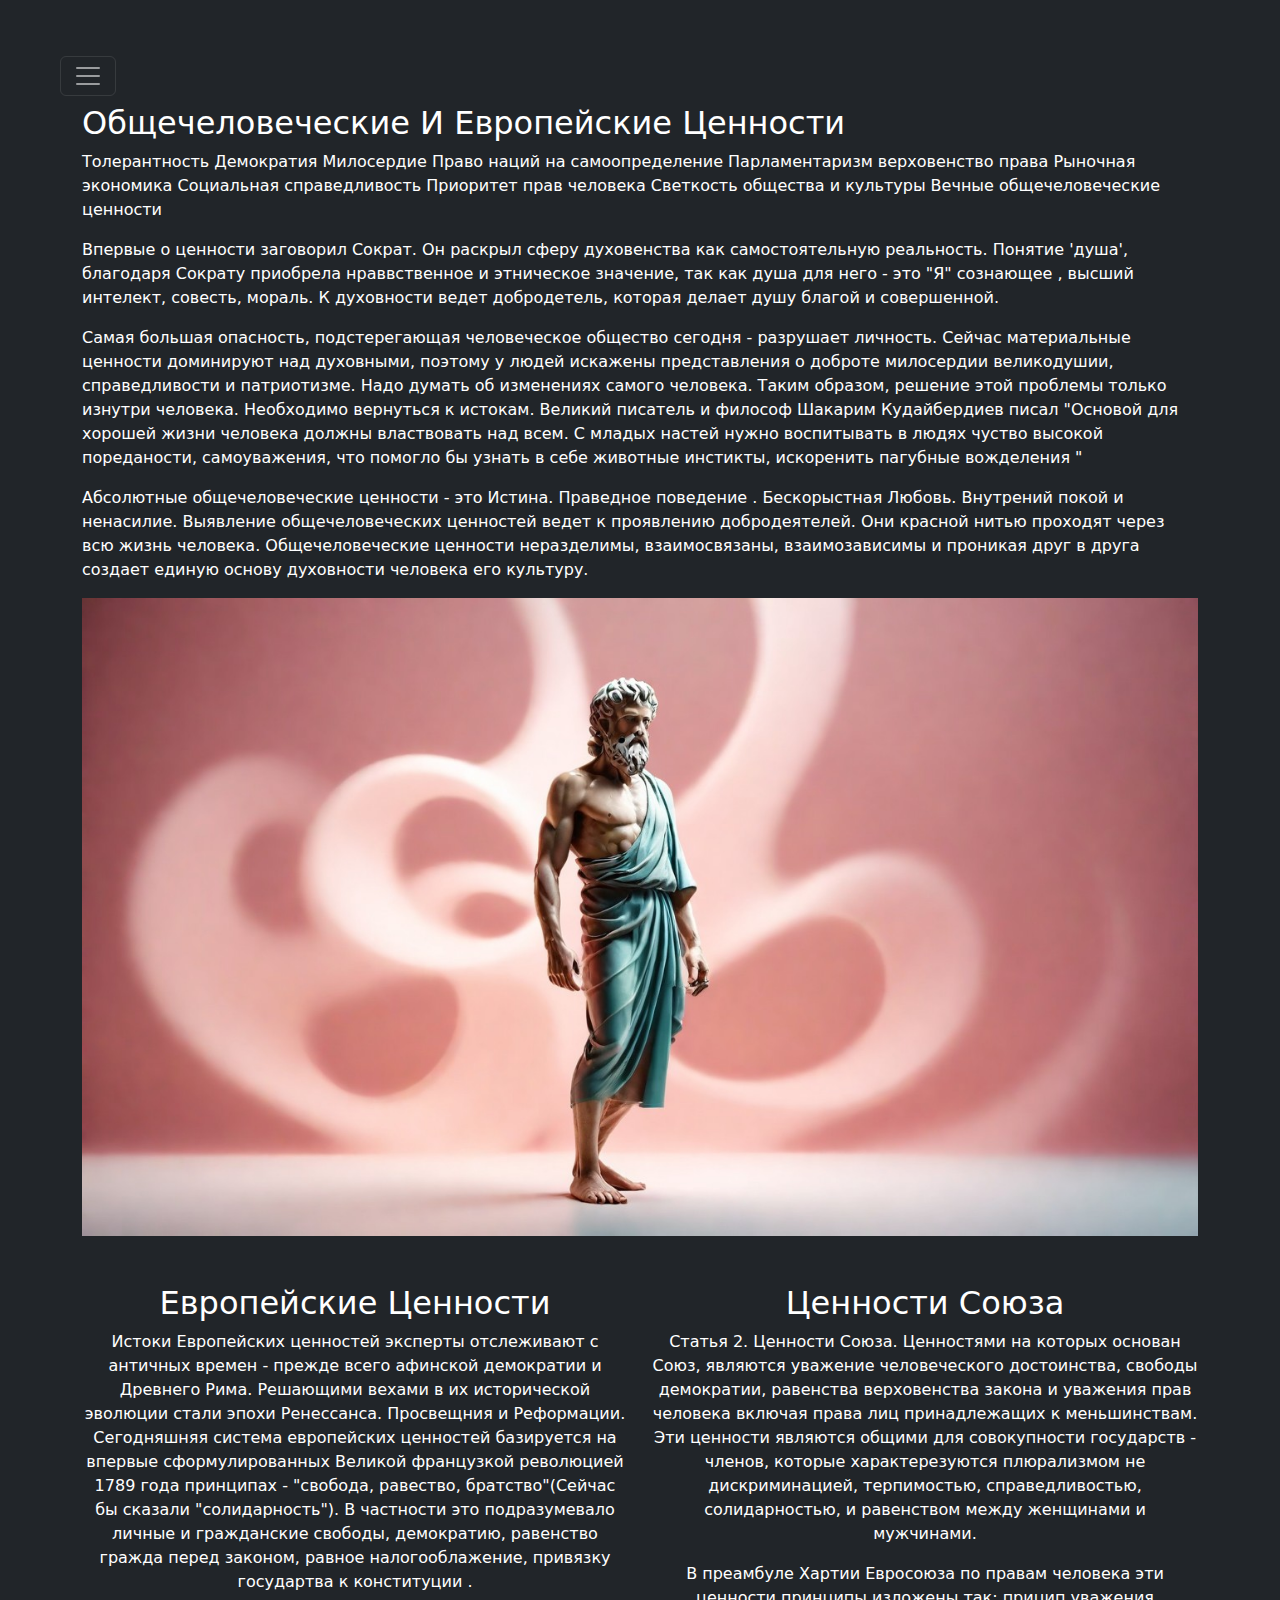
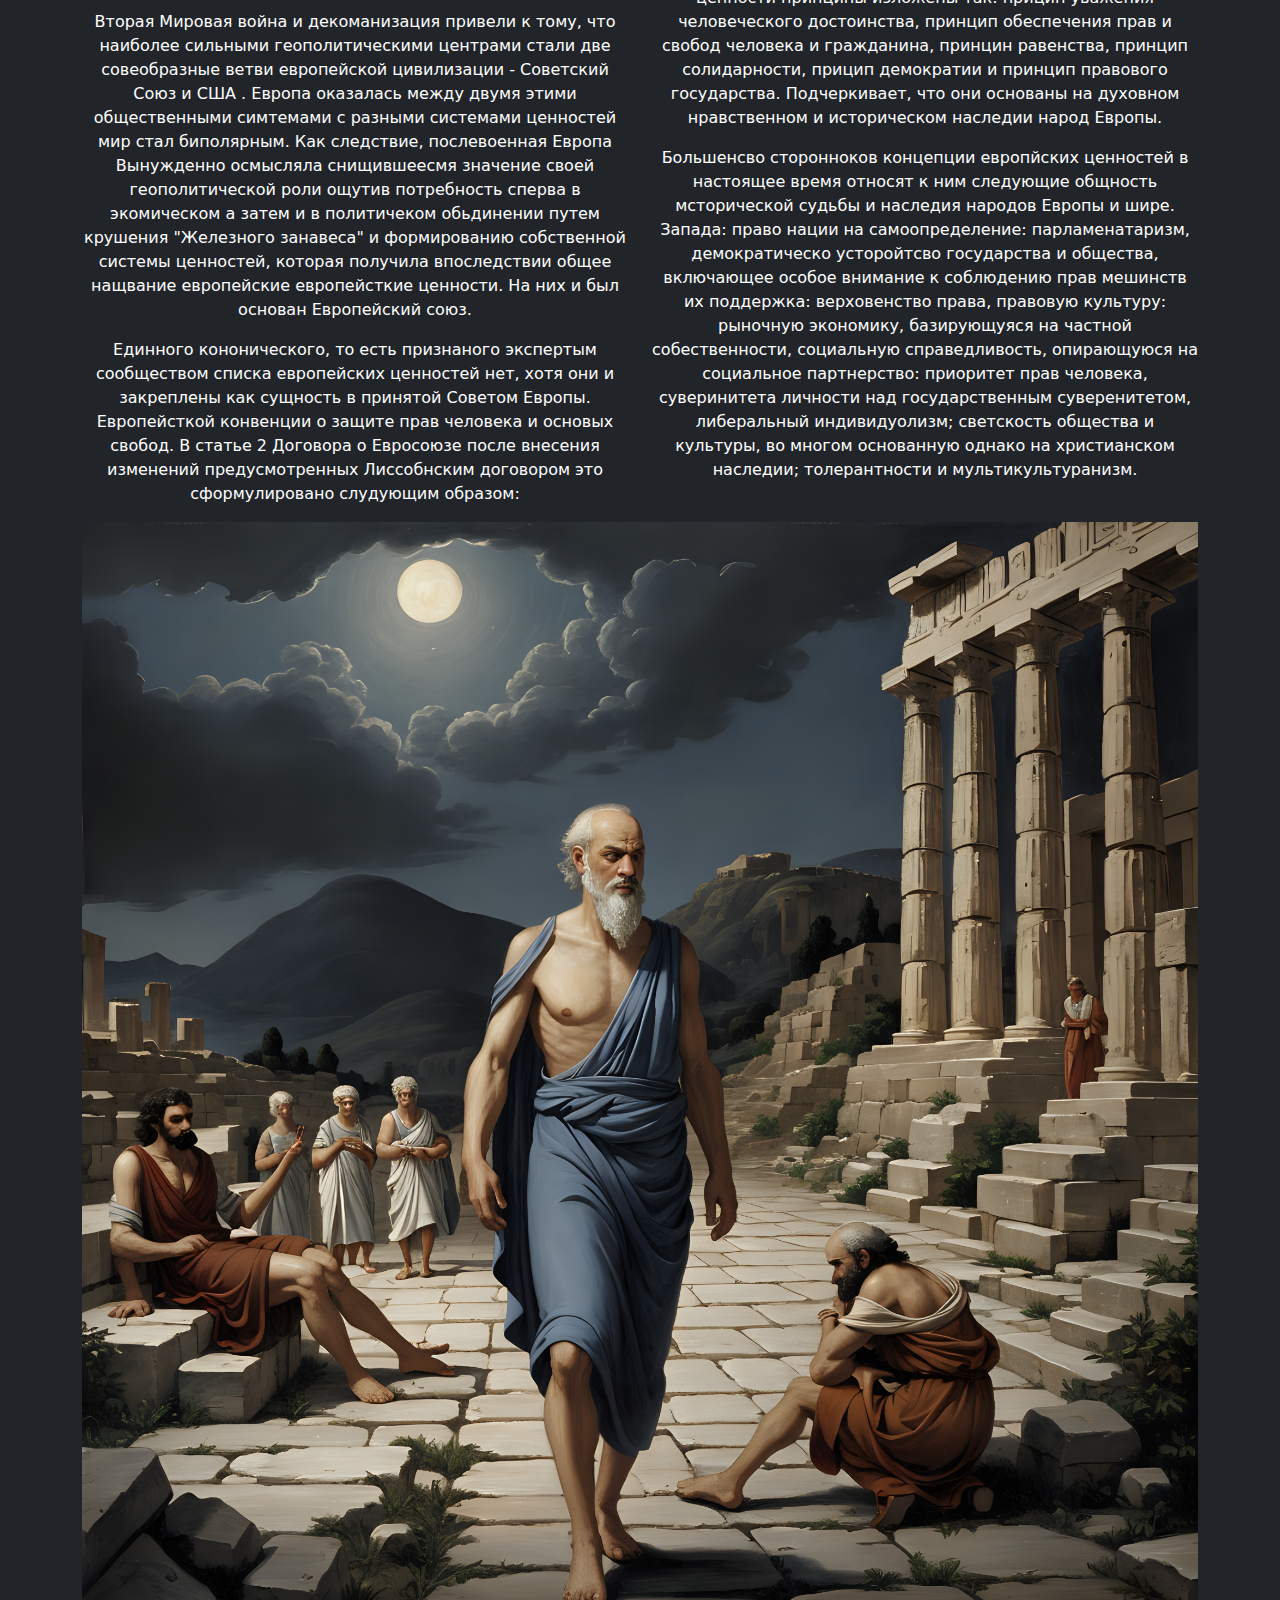
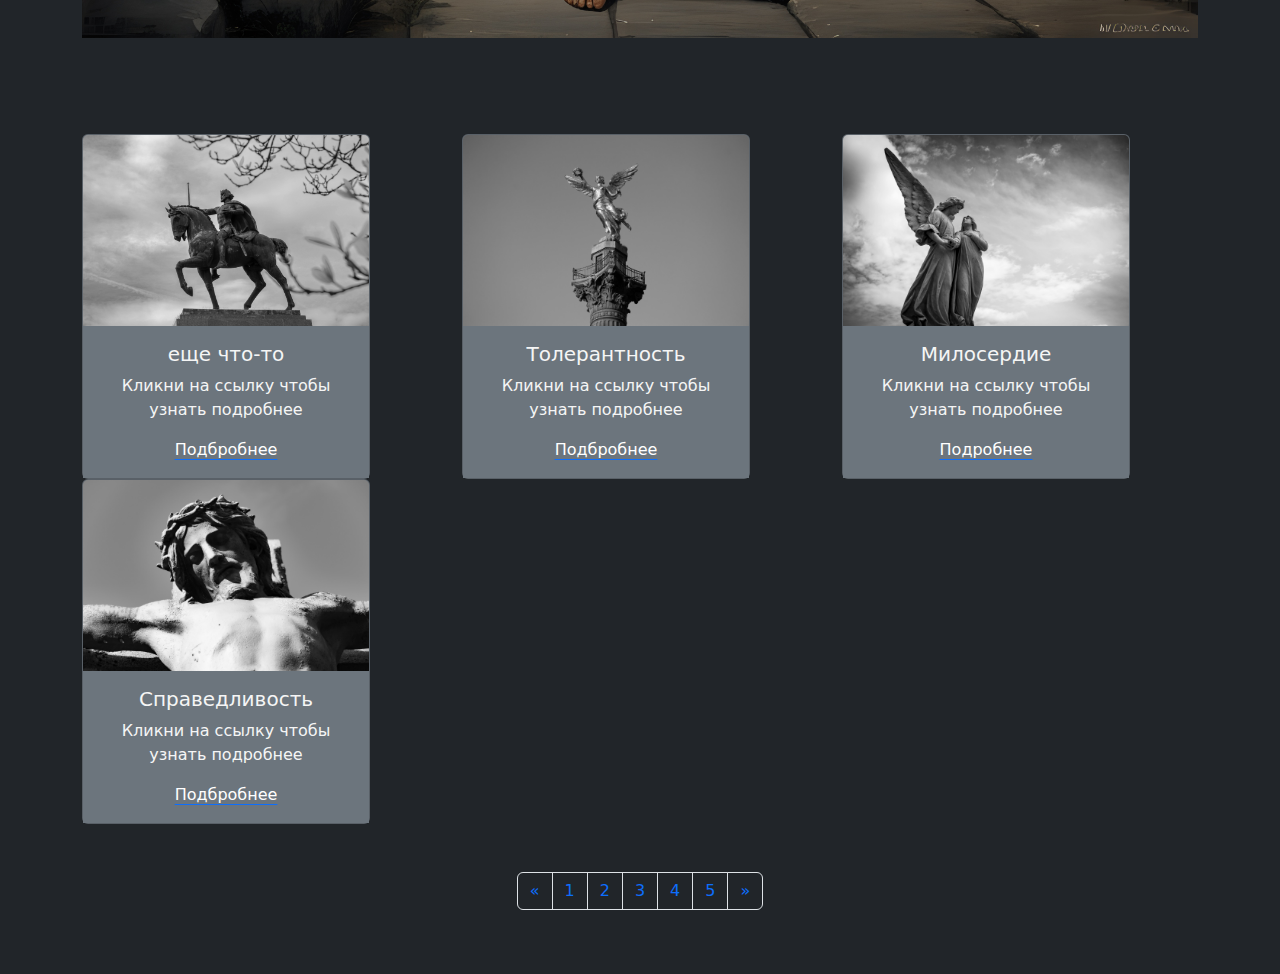
<file: index.html>
<html lang="en">
<head>
    <meta charset="UTF-8">
    <meta name="viewport" content="width=device-width, initial-scale=1.0">
    <title>Ценности </title>
    <link rel="stylesheet" href="css/bootstrap.css">
    <link rel="stylesheet" href="css/styles.css">
    <link rel="shortcut icon" href="img/free-icon-arrow-up-10964021.png" type="image/x-icon">
</head>
<body>
    <div class="p-5 mb-0 bg-dark">
      <div class="collapse" id="navbarToggleExternalContent" data-bs-theme="dark" >
        <div class="bg-dark p-4">
            <p><a class="link-offset-2 link-underline link-underline-opacity-0 text-white" href="index.html">Главная</a></p>
            <p><a class="link-offset-2 link-underline link-underline-opacity-0 text-white" href="t1.html">Следующая страница</a></p>
        </div>
      </div>
      <nav class="navbar navbar-dark bg-dark">
        <div class="container-fluid">   
          <button class="navbar-toggler" type="button" data-bs-toggle="collapse" data-bs-target="#navbarToggleExternalContent" aria-controls="navbarToggleExternalContent" aria-expanded="false" aria-label="Toggle navigation">
            <span class="navbar-toggler-icon"></span>
          </button>
        </div>
      </nav>
        <div class="container text-white">
            <h2 class="text-white text-capitalize">Общечеловеческие и европейские ценности</h2>
            <p>Толерантность Демократия Милосердие Право наций на самоопределение Парламентаризм верховенство права Рыночная экономика Социальная справедливость Приоритет прав человека Светкость общества и культуры Вечные общечеловеческие ценности</p>
            <p>Впервые о ценности заговорил Сократ. Он раскрыл сферу духовенства как самостоятельную реальность. Понятие 'душа', благодаря Сократу приобрела нраввственное и этническое значение, так как душа для него - это "Я" сознающее , высший интелект, совесть, мораль. К духовности ведет добродетель, которая делает душу благой и совершенной.  </p>
            <p>Самая большая опасность, подстерегающая человеческое общество сегодня - разрушает личность. Сейчас материальные ценности доминируют над духовными, поэтому у людей искажены представления о доброте милосердии великодушии, справедливости и патриотизме. Надо думать об изменениях самого человека. Таким образом, решение этой проблемы только изнутри человека. Необходимо вернуться к истокам. Великий писатель и философ Шакарим Кудайбердиев писал "Основой для хорошей жизни человека должны властвовать над всем. С младых настей нужно воспитывать в людях чуство высокой пореданости, самоуважения, что помогло бы узнать в себе животные инстикты, искоренить пагубные вожделения "</p>
            <p>Абсолютные общечеловеческие ценности - это Истина. Праведное поведение . Бескорыстная Любовь. Внутрений покой и ненасилие. Выявление общечеловеческих ценностей ведет к проявлению добродеятелей. Они красной нитью проходят через всю жизнь человека. Общечеловеческие ценности неразделимы, взаимосвязаны, взаимозависимы и проникая друг в друга создает единую основу духовности человека его культуру. </p>
            <img src="img/pikaso_texttoimage_minimal-soft-studio-light-photography-socrates-hig.jpeg" class="img-fluid" alt="...Загрузка">
        </div>
        <div class="container text-center text-white mt-5 pb-5">
          <div class="row">
            <div class="col">
              <h2 class="text-capitalize">Европейские ценности</h2>
              <p>Истоки Европейских ценностей эксперты отслеживают с античных времен - прежде всего афинской демократии и Древнего Рима. Решающими вехами в их исторической эволюции стали эпохи Ренессанса. Просвещния и Реформации. Сегодняшняя система европейских ценностей базируется на впервые сформулированных Великой французкой революцией 1789 года принципах - "свобода, равество, братство"(Сейчас бы сказали "солидарность"). В частности это подразумевало личные и гражданские свободы, демократию, равенство гражда перед законом, равное налогооблажение, привязку государтва к конституции .</p>
              <p>Вторая Мировая война и декоманизация привели к тому, что наиболее сильными геополитическими центрами стали две совеобразные ветви европейской цивилизации - Советский Союз и США . Европа оказалась между двумя этими общественными симтемами с разными системами ценностей мир стал биполярным. Как следствие, послевоенная Европа Вынужденно осмысляла снищившеесмя значение своей геополитической роли ощутив потребность сперва в экомическом а затем и в политичеком обьдинении путем крушения "Железного занавеса" и формированию собственной системы ценностей, которая получила  впоследствии общее нащвание европейские европейсткие ценности. На них и был основан Европейский союз.</p>
              <p>Единного кононического, то есть признаного экспертым сообществом списка европейских ценностей нет, хотя они и закреплены как сущность в принятой Советом Европы. Европейсткой конвенции о защите прав человека и основых свобод. В статье 2 Договора о Евросоюзе после внесения изменений предусмотренных Лиссобнским договором это сформулировано слудующим образом: </p>
            </div>
            <div class="col">
              <h2 class="text-capitalize">Ценности союза</h2>
              <p>Статья 2. Ценности Союза. Ценностями на которых основан Союз, являются уважение человеческого достоинства, свободы демократии, равенства верховенства закона и уважения прав человека включая права лиц принадлежащих к меньшинствам. Эти ценности являются общими для совокупности государств - членов, которые характерезуются плюрализмом не дискриминацией, терпимостью, справедливостью, солидарностью, и равенством между женщинами и мужчинами.</p>
              <p>В преамбуле Хартии Евросоюза по правам человека эти ценности принципы изложены так: прицип уважения человеческого достоинства, принцип обеспечения прав и свобод человека и гражданина, принцин равенства, принцип солидарности, прицип демократии и принцип правового государства. Подчеркивает, что они основаны на духовном нравственном и историческом наследии народ Европы.</p>
              <p>Большенсво сторонноков концепции европйских ценностей в настоящее время относят к ним следующие общность мсторической судьбы и наследия народов Европы и шире. Запада: право нации на самоопределение: парламенатаризм, демократическо усторойтсво государства и общества, включающее особое внимание к соблюдению прав мешинств их поддержка: верховенство права, правовую культуру: рыночную экономику, базирующуяся на частной собественности, социальную справедливость, опирающуюся на социальное партнерство: приоритет прав человека, суверинитета личности над государственным суверенитетом, либеральный индивидуолизм; светскость общества и культуры, во многом основанную однако на христианском  наследии; толерантности и мультикультуранизм.</p>
            </div>
          </div>
          <img src="img/e80c3b4e-62c1-4e6d-963a-cb8303d56ce8_upscaled.png" class="img-fluid" alt="...Загрузка">
        </div>

        <div class="container pt-5 text-center text-white">
          <div class="row">
            <div class="col">
              <div class="card bg-secondary text-white" style="width: 18rem;">
                <img src="img/pexels-vladimirsrajber-20772160.jpg " class="card-img-top" alt="...">
                <div class="card-body bg-secondary">
                  <h5 class="card-title">еще что-то</h5>
                  <p class="card-text">Кликни на ссылку чтобы узнать подробнее</p>
                  <a href="t1.html" class="link-offset-2 link-underline link-underline-opacity-100 text-white">Подбробнее</a>
                </div>
              </div>
            </div>  
            <div class="col">
              <div class="card bg-secondary text-white" style="width: 18rem;">
                <img src="img/pexels-javflo2012-21832105.jpg" class="card-img-top" alt="...">
                <div class="card-body bg-secondary">
                  <h5 class="card-title">Толерантность</h5>
                  <p class="card-text">Кликни на ссылку чтобы узнать подробнее</p>
                  <a href="t2.html" class="link-offset-2 link-underline link-underline-opacity-100 text-white">Подбробнее</a>
                </div>
              </div>
            </div>  
            <div class="col">
              <div class="card bg-secondary text-white" style="width: 18rem;">
                <img src="img/pexels-pixabay-208001.jpg" class="card-img-top" alt="...">
                <div class="card-body bg-secondary">
                  <h5 class="card-title">Милосердие</h5>
                  <p class="card-text">Кликни на ссылку чтобы узнать подробнее</p>
                  <a href="t3.html" class="link-offset-2 link-underline link-underline-opacity-100 text-white">Подробнее </a>
                </div>
              </div>
            </div>  
            <div class="col">
              <div class="card bg-secondary text-white" style="width: 18rem;">
                <img src="img/pexels-jan-van-bizar-92378004-20191679.jpg" class="card-img-top" alt="...">
                <div class="card-body bg-secondary">
                  <h5 class="card-title">Справедливость</h5>
                  <p class="card-text">Кликни на ссылку чтобы узнать подробнее</p>
                  <a href="t4.html" class="link-offset-2 link-underline link-underline-opacity-100 text-white">Подбробнее </a>
                </div>
              </div>
            </div>  
          </div>
        </div>
        <nav aria-label="Page navigation example bg-dark pt-5">
          <ul class="pagination bg-dark pt-5 justify-content-center">
            <li class="page-item bg-dark">
              <a class="page-link bg-dark" href="t3.html" aria-label="Previous">
                <span aria-hidden="true">&laquo;</span>
              </a>
            </li>
            <li class="page-item bg-dark"><a class="page-link bg-dark" href="index.html">1</a></li>
            <li class="page-item bg-dark"><a class="page-link bg-dark" href="t1.html">2</a></li>
            <li class="page-item bg-dark"><a class="page-link bg-dark" href="t2.html">3</a></li>
            <li class="page-item bg-dark"><a class="page-link bg-dark" href="t3.html">4</a></li>
            <li class="page-item bg-dark"><a class="page-link bg-dark" href="t4.html">5</a></li>
            <li class="page-item bg-dark">
              <a class="page-link bg-dark" href="t1.html" aria-label="Next">
                <span aria-hidden="true">&raquo;</span>
              </a>
            </li>
          </ul>
        </nav>
    </div>

    <script src="js/bootstrap.bundle.min.js"></script>
</body>
</html>
</file>
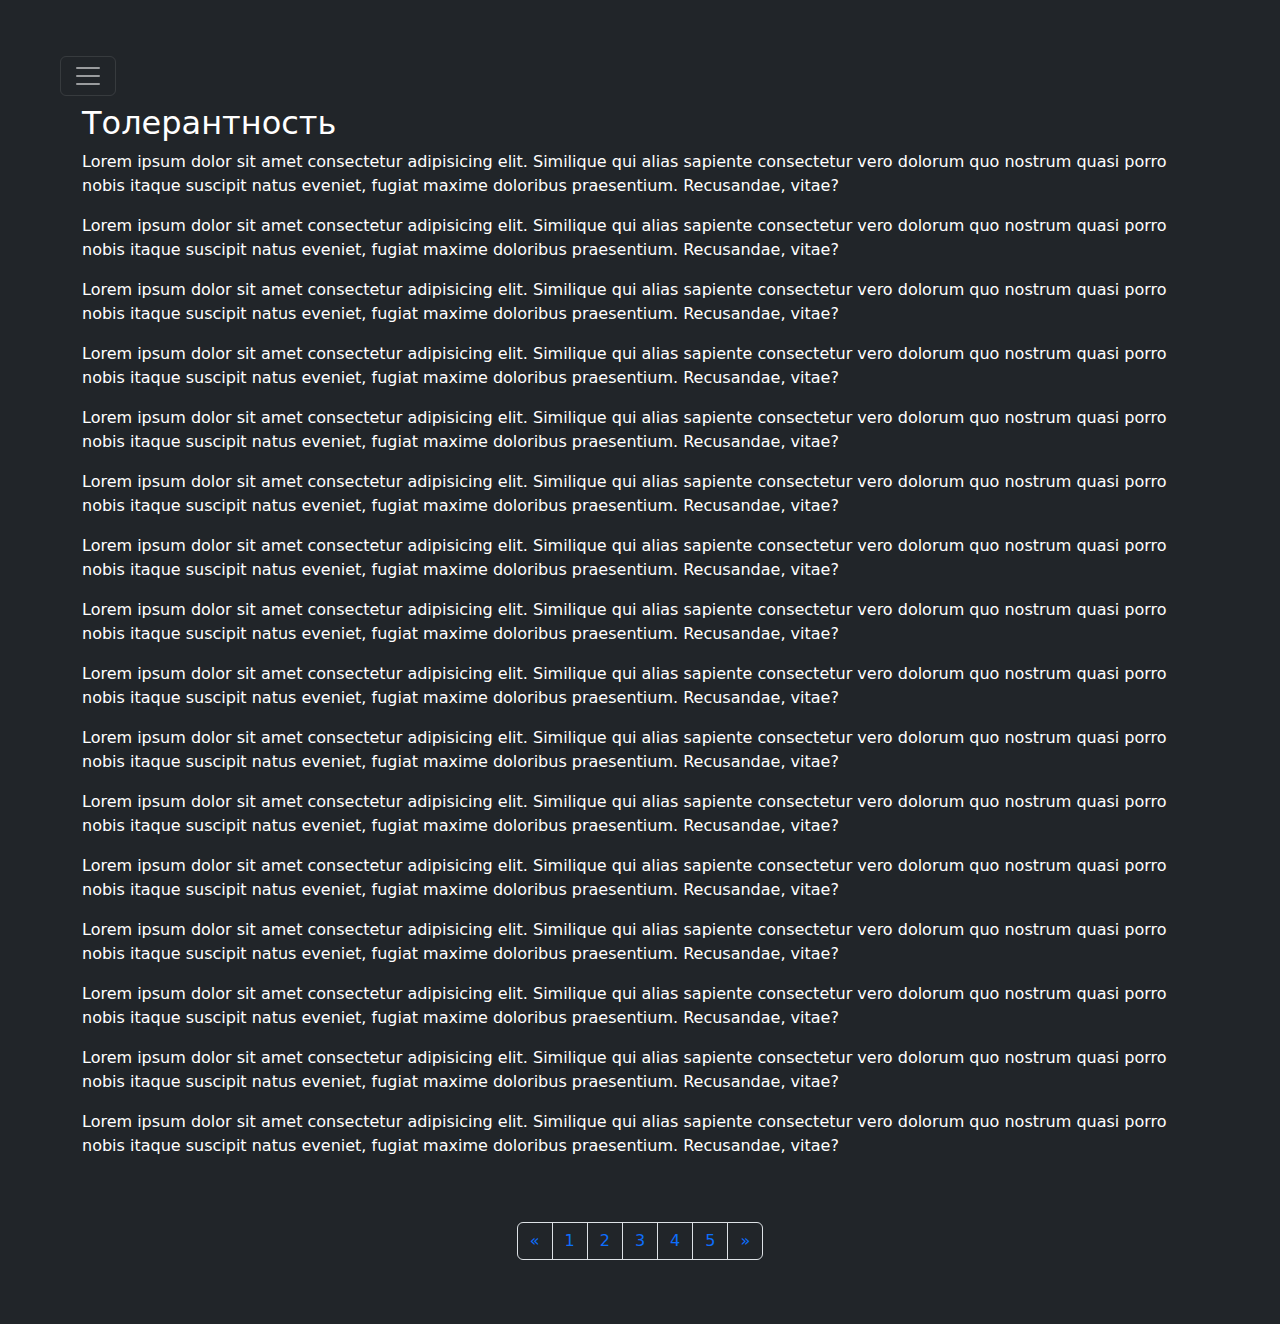
<file: t1.html>
<html lang="en">
<head>
    <meta charset="UTF-8">
    <meta name="viewport" content="width=device-width, initial-scale=1.0">
    <title>Толерантность</title>
    <link rel="stylesheet" href="css/bootstrap.css">
    <link rel="stylesheet" href="css/styles.css">
    <link rel="shortcut icon" href="img/free-icon-arrow-up-10964021.png" type="image/x-icon">
</head>
<body>
    <div class="p-5 mb-0 bg-dark">
        <div class="collapse" id="navbarToggleExternalContent" data-bs-theme="dark" >
          <div class="bg-dark p-4">
              <p><a class="link-offset-2 link-underline link-underline-opacity-0 text-white" href="index.html">Главная</a></p>
              <p><a class="link-offset-2 link-underline link-underline-opacity-0 text-white" href="t2.html">Следующая страница</a></p>
          </div>
        </div>
        <nav class="navbar navbar-dark bg-dark">
          <div class="container-fluid">   
            <button class="navbar-toggler" type="button" data-bs-toggle="collapse" data-bs-target="#navbarToggleExternalContent" aria-controls="navbarToggleExternalContent" aria-expanded="false" aria-label="Toggle navigation">
              <span class="navbar-toggler-icon"></span>
            </button>
          </div>
        </nav>
        <div class="container text-white">
            <h2 class="text-capitalize ">Толерантность</h2>
            <p>Lorem ipsum dolor sit amet consectetur adipisicing elit. Similique qui alias sapiente consectetur vero dolorum quo nostrum quasi porro nobis itaque suscipit natus eveniet, fugiat maxime doloribus praesentium. Recusandae, vitae?</p>
            <p>Lorem ipsum dolor sit amet consectetur adipisicing elit. Similique qui alias sapiente consectetur vero dolorum quo nostrum quasi porro nobis itaque suscipit natus eveniet, fugiat maxime doloribus praesentium. Recusandae, vitae?</p>
            <p>Lorem ipsum dolor sit amet consectetur adipisicing elit. Similique qui alias sapiente consectetur vero dolorum quo nostrum quasi porro nobis itaque suscipit natus eveniet, fugiat maxime doloribus praesentium. Recusandae, vitae?</p>
            <p>Lorem ipsum dolor sit amet consectetur adipisicing elit. Similique qui alias sapiente consectetur vero dolorum quo nostrum quasi porro nobis itaque suscipit natus eveniet, fugiat maxime doloribus praesentium. Recusandae, vitae?</p>
            <p>Lorem ipsum dolor sit amet consectetur adipisicing elit. Similique qui alias sapiente consectetur vero dolorum quo nostrum quasi porro nobis itaque suscipit natus eveniet, fugiat maxime doloribus praesentium. Recusandae, vitae?</p>
            <p>Lorem ipsum dolor sit amet consectetur adipisicing elit. Similique qui alias sapiente consectetur vero dolorum quo nostrum quasi porro nobis itaque suscipit natus eveniet, fugiat maxime doloribus praesentium. Recusandae, vitae?</p>
            <p>Lorem ipsum dolor sit amet consectetur adipisicing elit. Similique qui alias sapiente consectetur vero dolorum quo nostrum quasi porro nobis itaque suscipit natus eveniet, fugiat maxime doloribus praesentium. Recusandae, vitae?</p>
            <p>Lorem ipsum dolor sit amet consectetur adipisicing elit. Similique qui alias sapiente consectetur vero dolorum quo nostrum quasi porro nobis itaque suscipit natus eveniet, fugiat maxime doloribus praesentium. Recusandae, vitae?</p>
            <p>Lorem ipsum dolor sit amet consectetur adipisicing elit. Similique qui alias sapiente consectetur vero dolorum quo nostrum quasi porro nobis itaque suscipit natus eveniet, fugiat maxime doloribus praesentium. Recusandae, vitae?</p>
            <p>Lorem ipsum dolor sit amet consectetur adipisicing elit. Similique qui alias sapiente consectetur vero dolorum quo nostrum quasi porro nobis itaque suscipit natus eveniet, fugiat maxime doloribus praesentium. Recusandae, vitae?</p> <p>Lorem ipsum dolor sit amet consectetur adipisicing elit. Similique qui alias sapiente consectetur vero dolorum quo nostrum quasi porro nobis itaque suscipit natus eveniet, fugiat maxime doloribus praesentium. Recusandae, vitae?</p>
            <p>Lorem ipsum dolor sit amet consectetur adipisicing elit. Similique qui alias sapiente consectetur vero dolorum quo nostrum quasi porro nobis itaque suscipit natus eveniet, fugiat maxime doloribus praesentium. Recusandae, vitae?</p>
            <p>Lorem ipsum dolor sit amet consectetur adipisicing elit. Similique qui alias sapiente consectetur vero dolorum quo nostrum quasi porro nobis itaque suscipit natus eveniet, fugiat maxime doloribus praesentium. Recusandae, vitae?</p>
            <p>Lorem ipsum dolor sit amet consectetur adipisicing elit. Similique qui alias sapiente consectetur vero dolorum quo nostrum quasi porro nobis itaque suscipit natus eveniet, fugiat maxime doloribus praesentium. Recusandae, vitae?</p>
            <p>Lorem ipsum dolor sit amet consectetur adipisicing elit. Similique qui alias sapiente consectetur vero dolorum quo nostrum quasi porro nobis itaque suscipit natus eveniet, fugiat maxime doloribus praesentium. Recusandae, vitae?</p>
            <p>Lorem ipsum dolor sit amet consectetur adipisicing elit. Similique qui alias sapiente consectetur vero dolorum quo nostrum quasi porro nobis itaque suscipit natus eveniet, fugiat maxime doloribus praesentium. Recusandae, vitae?</p>
        </div>
        <nav aria-label="Page navigation example bg-dark pt-5">
          <ul class="pagination bg-dark pt-5 justify-content-center">
            <li class="page-item bg-dark">
              <a class="page-link bg-dark" href="index.html" aria-label="Previous">
                <span aria-hidden="true">&laquo;</span>
              </a>
            </li>
            <li class="page-item bg-dark"><a class="page-link bg-dark" href="index.html">1</a></li>
            <li class="page-item bg-dark"><a class="page-link bg-dark" href="t1.html">2</a></li>
            <li class="page-item bg-dark"><a class="page-link bg-dark" href="t2.html">3</a></li>
            <li class="page-item bg-dark"><a class="page-link bg-dark" href="t3.html">4</a></li>
            <li class="page-item bg-dark"><a class="page-link bg-dark" href="t4.html">5</a></li>
            <li class="page-item bg-dark">
              <a class="page-link bg-dark" href="t2.html" aria-label="Next">
                <span aria-hidden="true">&raquo;</span>
              </a>
            </li>
          </ul>
        </nav>
    </div>
    
    <script src="js/bootstrap.bundle.min.js"></script>
</body>
</html>
</file>
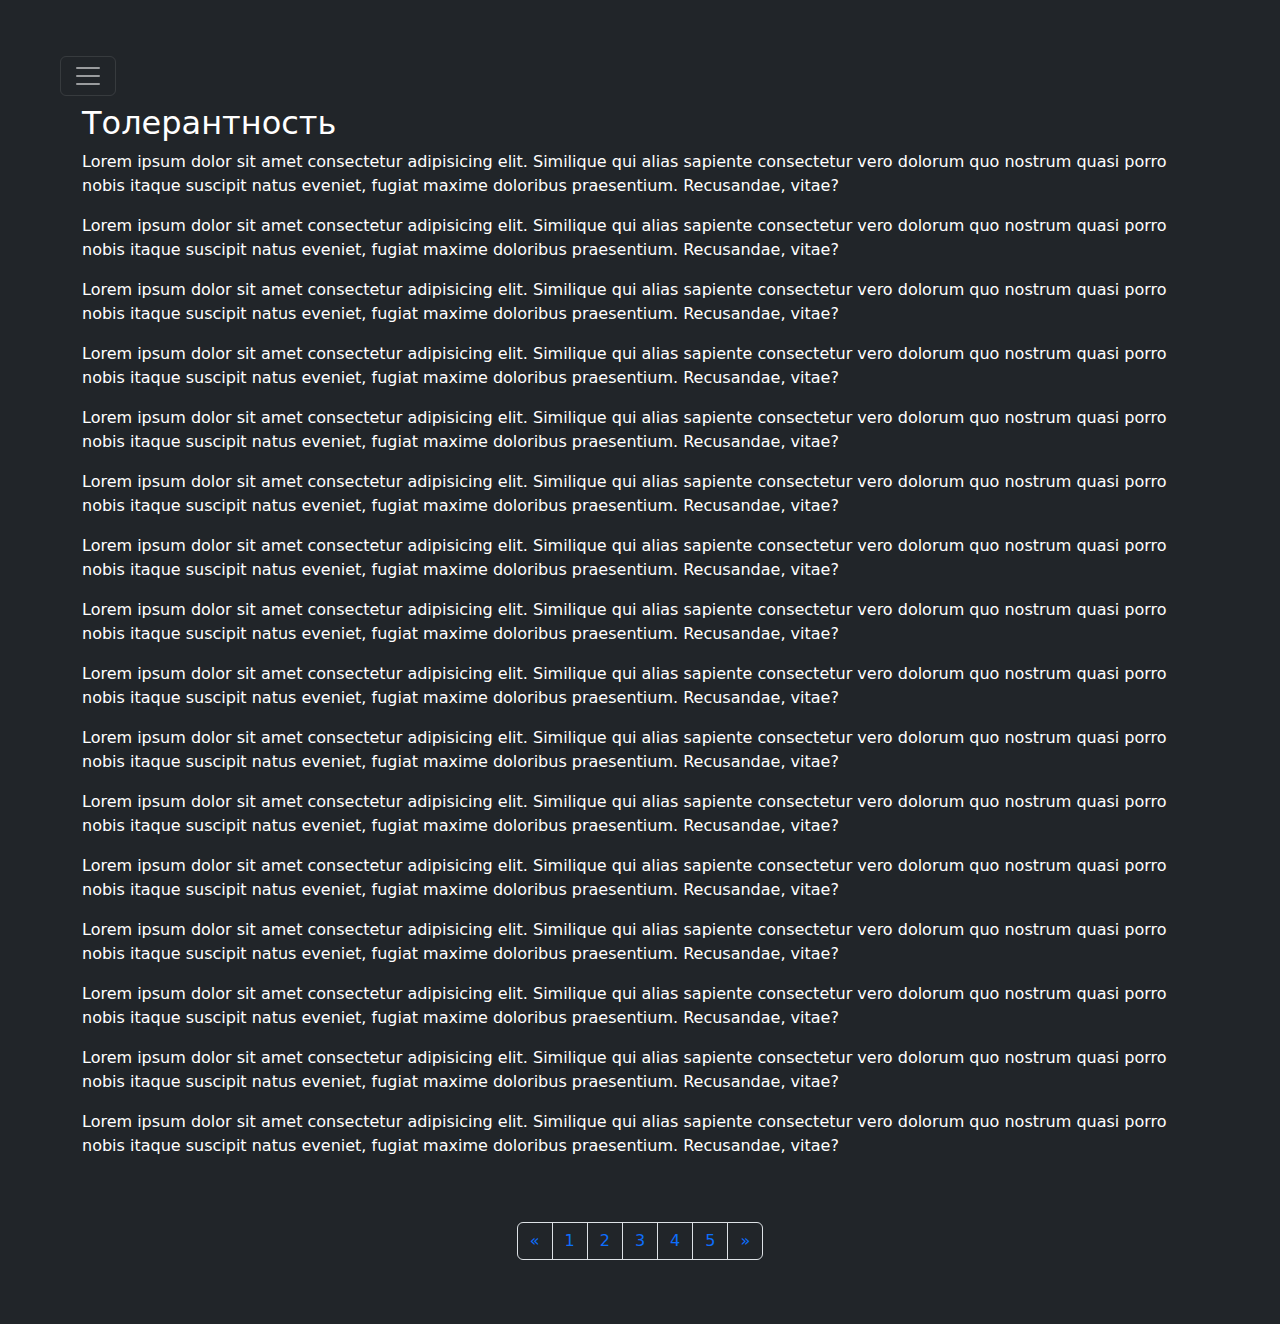
<file: t2.html>
<html lang="en">
<head>
    <meta charset="UTF-8">
    <meta name="viewport" content="width=device-width, initial-scale=1.0">
    <title>Толерантность</title>
    <link rel="stylesheet" href="css/bootstrap.css">
    <link rel="stylesheet" href="css/styles.css">
    <link rel="shortcut icon" href="img/free-icon-arrow-up-10964021.png" type="image/x-icon">
</head>
<body>
    <div class="p-5 mb-0 bg-dark">
        <div class="collapse" id="navbarToggleExternalContent" data-bs-theme="dark" >
          <div class="bg-dark p-4">
              <p><a class="link-offset-2 link-underline link-underline-opacity-0 text-white" href="index.html">Главная</a></p>
              <p><a class="link-offset-2 link-underline link-underline-opacity-0 text-white" href="t3.html">Следующая страница</a></p>
          </div>
        </div>
        <nav class="navbar navbar-dark bg-dark">
          <div class="container-fluid">   
            <button class="navbar-toggler" type="button" data-bs-toggle="collapse" data-bs-target="#navbarToggleExternalContent" aria-controls="navbarToggleExternalContent" aria-expanded="false" aria-label="Toggle navigation">
              <span class="navbar-toggler-icon"></span>
            </button>
          </div>
        </nav>
        <div class="container text-white">
            <h2 class="text-capitalize ">Толерантность</h2>
            <p>Lorem ipsum dolor sit amet consectetur adipisicing elit. Similique qui alias sapiente consectetur vero dolorum quo nostrum quasi porro nobis itaque suscipit natus eveniet, fugiat maxime doloribus praesentium. Recusandae, vitae?</p>
            <p>Lorem ipsum dolor sit amet consectetur adipisicing elit. Similique qui alias sapiente consectetur vero dolorum quo nostrum quasi porro nobis itaque suscipit natus eveniet, fugiat maxime doloribus praesentium. Recusandae, vitae?</p>
            <p>Lorem ipsum dolor sit amet consectetur adipisicing elit. Similique qui alias sapiente consectetur vero dolorum quo nostrum quasi porro nobis itaque suscipit natus eveniet, fugiat maxime doloribus praesentium. Recusandae, vitae?</p>
            <p>Lorem ipsum dolor sit amet consectetur adipisicing elit. Similique qui alias sapiente consectetur vero dolorum quo nostrum quasi porro nobis itaque suscipit natus eveniet, fugiat maxime doloribus praesentium. Recusandae, vitae?</p>
            <p>Lorem ipsum dolor sit amet consectetur adipisicing elit. Similique qui alias sapiente consectetur vero dolorum quo nostrum quasi porro nobis itaque suscipit natus eveniet, fugiat maxime doloribus praesentium. Recusandae, vitae?</p>
            <p>Lorem ipsum dolor sit amet consectetur adipisicing elit. Similique qui alias sapiente consectetur vero dolorum quo nostrum quasi porro nobis itaque suscipit natus eveniet, fugiat maxime doloribus praesentium. Recusandae, vitae?</p>
            <p>Lorem ipsum dolor sit amet consectetur adipisicing elit. Similique qui alias sapiente consectetur vero dolorum quo nostrum quasi porro nobis itaque suscipit natus eveniet, fugiat maxime doloribus praesentium. Recusandae, vitae?</p>
            <p>Lorem ipsum dolor sit amet consectetur adipisicing elit. Similique qui alias sapiente consectetur vero dolorum quo nostrum quasi porro nobis itaque suscipit natus eveniet, fugiat maxime doloribus praesentium. Recusandae, vitae?</p>
            <p>Lorem ipsum dolor sit amet consectetur adipisicing elit. Similique qui alias sapiente consectetur vero dolorum quo nostrum quasi porro nobis itaque suscipit natus eveniet, fugiat maxime doloribus praesentium. Recusandae, vitae?</p>
            <p>Lorem ipsum dolor sit amet consectetur adipisicing elit. Similique qui alias sapiente consectetur vero dolorum quo nostrum quasi porro nobis itaque suscipit natus eveniet, fugiat maxime doloribus praesentium. Recusandae, vitae?</p> <p>Lorem ipsum dolor sit amet consectetur adipisicing elit. Similique qui alias sapiente consectetur vero dolorum quo nostrum quasi porro nobis itaque suscipit natus eveniet, fugiat maxime doloribus praesentium. Recusandae, vitae?</p>
            <p>Lorem ipsum dolor sit amet consectetur adipisicing elit. Similique qui alias sapiente consectetur vero dolorum quo nostrum quasi porro nobis itaque suscipit natus eveniet, fugiat maxime doloribus praesentium. Recusandae, vitae?</p>
            <p>Lorem ipsum dolor sit amet consectetur adipisicing elit. Similique qui alias sapiente consectetur vero dolorum quo nostrum quasi porro nobis itaque suscipit natus eveniet, fugiat maxime doloribus praesentium. Recusandae, vitae?</p>
            <p>Lorem ipsum dolor sit amet consectetur adipisicing elit. Similique qui alias sapiente consectetur vero dolorum quo nostrum quasi porro nobis itaque suscipit natus eveniet, fugiat maxime doloribus praesentium. Recusandae, vitae?</p>
            <p>Lorem ipsum dolor sit amet consectetur adipisicing elit. Similique qui alias sapiente consectetur vero dolorum quo nostrum quasi porro nobis itaque suscipit natus eveniet, fugiat maxime doloribus praesentium. Recusandae, vitae?</p>
            <p>Lorem ipsum dolor sit amet consectetur adipisicing elit. Similique qui alias sapiente consectetur vero dolorum quo nostrum quasi porro nobis itaque suscipit natus eveniet, fugiat maxime doloribus praesentium. Recusandae, vitae?</p>
        </div>
      <div class="position">
        <nav aria-label="Page navigation example bg-dark pt-5  ">
          <ul class="pagination bg-dark pt-5 justify-content-center">
            <li class="page-item bg-dark">
              <a class="page-link bg-dark" href="t1.html" aria-label="Previous">
                <span aria-hidden="true">&laquo;</span>
              </a>
            </li>
            <li class="page-item bg-dark"><a class="page-link bg-dark" href="index.html">1</a></li>
            <li class="page-item bg-dark"><a class="page-link bg-dark" href="t1.html">2</a></li>
            <li class="page-item bg-dark"><a class="page-link bg-dark" href="t2.html">3</a></li>
            <li class="page-item bg-dark"><a class="page-link bg-dark" href="t3.html">4</a></li>
            <li class="page-item bg-dark"><a class="page-link bg-dark" href="t4.html">5</a></li>
            <li class="page-item bg-dark">
              <a class="page-link bg-dark" href="t3.html" aria-label="Next">
                <span aria-hidden="true">&raquo;</span>
              </a>
            </li>
          </ul>
        </nav>
      </div>
    </div>
    
    <script src="js/bootstrap.bundle.min.js"></script>
</body>
</html>
</file>
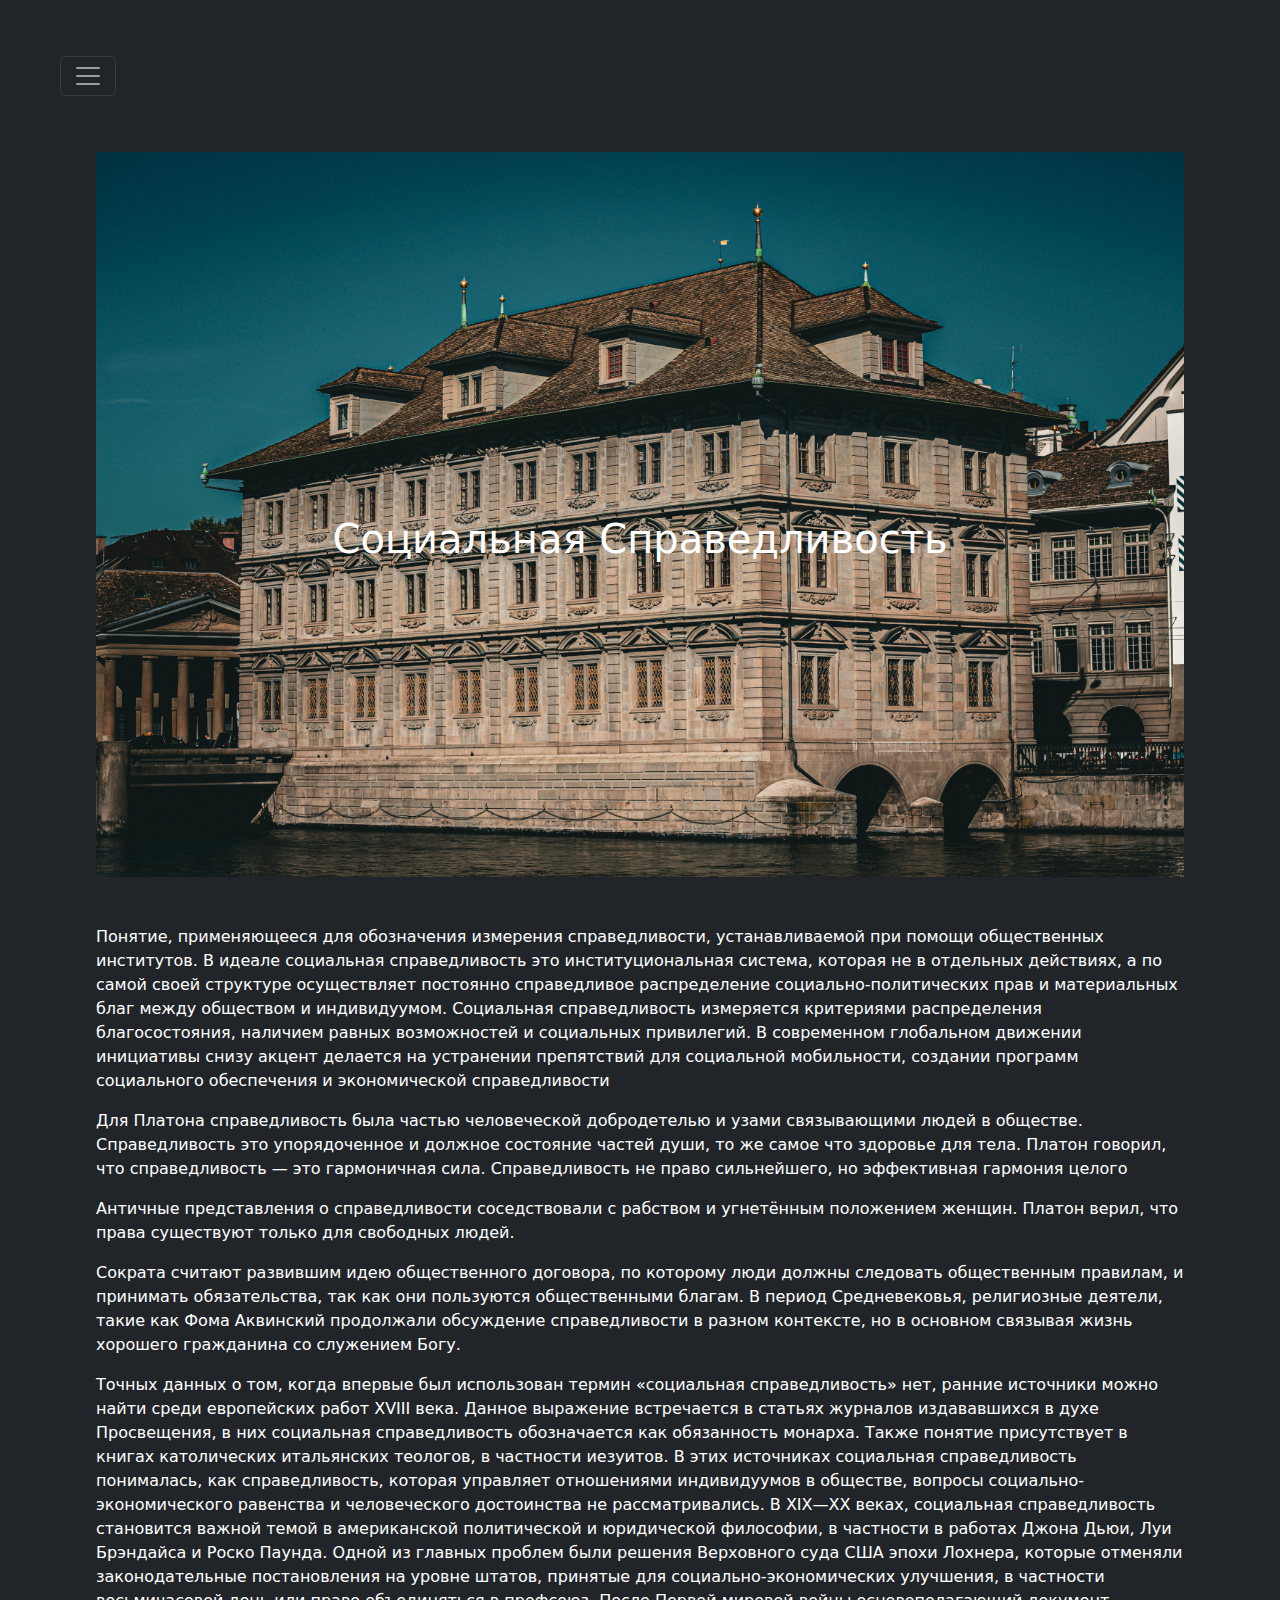
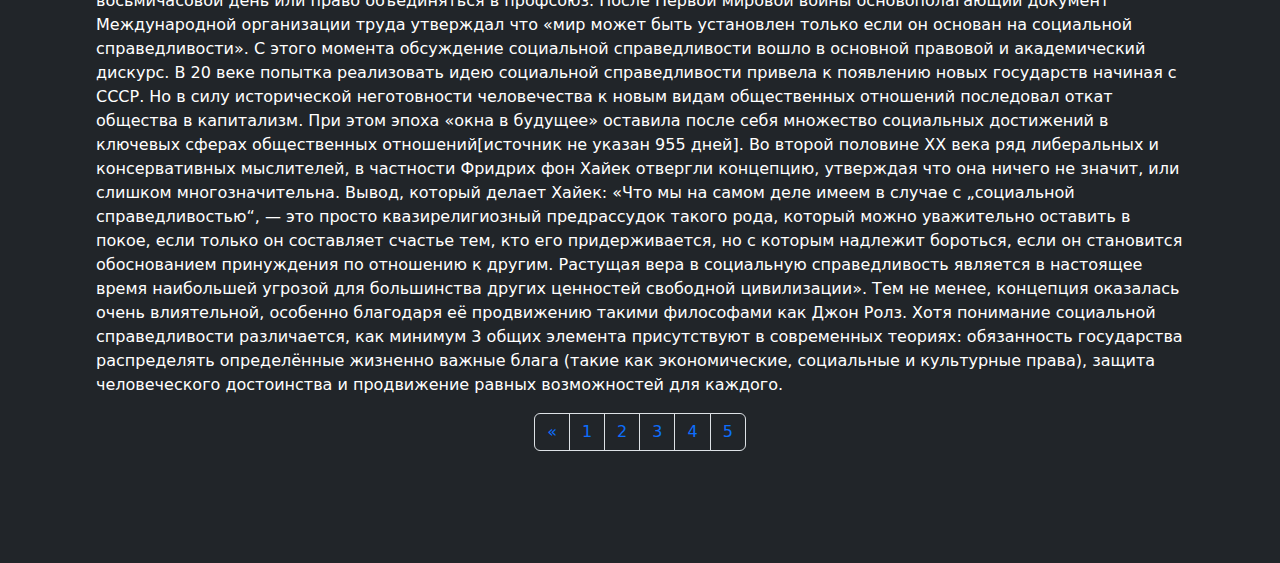
<file: t4.html>
<html lang="en">
<head>
    <meta charset="UTF-8">
    <meta name="viewport" content="width=device-width, initial-scale=1.0">
    <title>Социальная справедливость </title>
    <link rel="stylesheet" href="css/bootstrap.css">
    <link rel="stylesheet" href="css/main.css">
    <link rel="shortcut icon" href="img/free-icon-arrow-up-10964021.png" type="image/x-icon">
</head>
<body>
    <div class="p-5 mb-0 bg-dark">
        <div class="collapse" id="navbarToggleExternalContent" data-bs-theme="dark" >
          <div class="bg-dark p-4">
              <p><a class="link-offset-2 link-underline link-underline-opacity-0 text-white" href="index.html">Главная</a></p>
          </div>
        </div>
        <nav class="navbar navbar-dark bg-dark">
          <div class="container-fluid">   
            <button class="navbar-toggler" type="button" data-bs-toggle="collapse" data-bs-target="#navbarToggleExternalContent" aria-controls="navbarToggleExternalContent" aria-expanded="false" aria-label="Toggle navigation">
              <span class="navbar-toggler-icon"></span>
            </button>
          </div>
        </nav>
        <div class="conteiner p-5 bg-dark text-white">
          <div class="imgcase">
            <div class="image-conteiner">
            <img src="img/pexels-omergulen-19239879.jpg" alt="">
              <h5 class="text-capitalize fs-1">Социальная справедливость </h5>
            </div>
          </div>
          <div class="text pt-5">
              <p>Понятие, применяющееся для обозначения измерения справедливости, устанавливаемой при помощи общественных институтов. В идеале социальная справедливость это институциональная система, которая не в отдельных действиях, а по самой своей структуре осуществляет постоянно справедливое распределение социально-политических прав и материальных благ между обществом и индивидуумом. Социальная справедливость измеряется критериями распределения благосостояния, наличием равных возможностей и социальных привилегий. В современном глобальном движении инициативы снизу акцент делается на устранении препятствий для социальной мобильности, создании программ социального обеспечения и экономической справедливости</p>
              <p>Для Платона справедливость была частью человеческой добродетелью и узами связывающими людей в обществе. Справедливость это упорядоченное и должное состояние частей души, то же самое что здоровье для тела. Платон говорил, что справедливость — это гармоничная сила. Справедливость не право сильнейшего, но эффективная гармония целого</p>
              <p>Античные представления о справедливости соседствовали с рабством и угнетённым положением женщин. Платон верил, что права существуют только для свободных людей.</p>
              <p>Сократа считают развившим идею общественного договора, по которому люди должны следовать общественным правилам, и принимать обязательства, так как они пользуются общественными благам. В период Средневековья, религиозные деятели, такие как Фома Аквинский продолжали обсуждение справедливости в разном контексте, но в основном связывая жизнь хорошего гражданина со служением Богу.</p>
              <p>Точных данных о том, когда впервые был использован термин «социальная справедливость» нет, ранние источники можно найти среди европейских работ XVIII века. Данное выражение встречается в статьях журналов издававшихся в духе Просвещения, в них социальная справедливость обозначается как обязанность монарха. Также понятие присутствует в книгах католических итальянских теологов, в частности иезуитов. В этих источниках социальная справедливость понималась, как справедливость, которая управляет отношениями индивидуумов в обществе, вопросы социально-экономического равенства и человеческого достоинства не рассматривались. В XIX—XX веках, социальная справедливость становится важной темой в американской политической и юридической философии, в частности в работах Джона Дьюи, Луи Брэндайса и Роско Паунда. Одной из главных проблем были решения Верховного суда США эпохи Лохнера, которые отменяли законодательные постановления на уровне штатов, принятые для социально-экономических улучшения, в частности восьмичасовой день или право объединяться в профсоюз. После Первой мировой войны основополагающий документ Международной организации труда утверждал что «мир может быть установлен только если он основан на социальной справедливости». С этого момента обсуждение социальной справедливости вошло в основной правовой и академический дискурс. В 20 веке попытка реализовать идею социальной справедливости привела к появлению новых государств начиная с СССР. Но в силу исторической неготовности человечества к новым видам общественных отношений последовал откат общества в капитализм. При этом эпоха «окна в будущее» оставила после себя множество социальных достижений в ключевых сферах общественных отношений[источник не указан 955 дней]. Во второй половине XX века ряд либеральных и консервативных мыслителей, в частности Фридрих фон Хайек отвергли концепцию, утверждая что она ничего не значит, или слишком многозначительна. Вывод, который делает Хайек: «Что мы на самом деле имеем в случае с „социальной справедливостью“, — это просто квазирелигиозный предрассудок такого рода, который можно уважительно оставить в покое, если только он составляет счастье тем, кто его придерживается, но с которым надлежит бороться, если он становится обоснованием принуждения по отношению к другим. Растущая вера в социальную справедливость является в настоящее время наибольшей угрозой для большинства других ценностей свободной цивилизации». Тем не менее, концепция оказалась очень влиятельной, особенно благодаря её продвижению такими философами как Джон Ролз. Хотя понимание социальной справедливости различается, как минимум 3 общих элемента присутствуют в современных теориях: обязанность государства распределять определённые жизненно важные блага (такие как экономические, социальные и культурные права), защита человеческого достоинства и продвижение равных возможностей для каждого. </p>
          </div>
          <nav aria-label="Page navigation example bg-dark">
            <ul class="pagination bg-dark justify-content-center">
              <li class="page-item bg-dark">
                <a class="page-link bg-dark" href="t3.html" aria-label="Previous">
                  <span aria-hidden="true">&laquo;</span>
                </a>
              </li>
              <li class="page-item bg-dark"><a class="page-link bg-dark" href="index.html">1</a></li>
              <li class="page-item bg-dark"><a class="page-link bg-dark" href="t1.html">2</a></li>
              <li class="page-item bg-dark"><a class="page-link bg-dark" href="t2.html">3</a></li>
              <li class="page-item bg-dark"><a class="page-link bg-dark" href="t3.html">4</a></li>
              <li class="page-item bg-dark"><a class="page-link bg-dark" href="t2.html">5</a></li>
            </ul>
          </nav>
            </div>    
        </div>
    </div>
    
        
    
    <script src="js/bootstrap.bundle.min.js"></script>
</body>
</html>
</file>
<file: css/styles.css>
.container {
    height: auto;   
}

.bg-secondary {
    background: aqua;
    color: whitesmoke;
}
</file>
<file: css/main.css>
.conteiner {
}


.images {
    vertical-align: middle; 
}

.imgcase {
    padding:0 ;
    position: relative;
}

.imgcase img {
    width: 100%;
    height: auto;
}

h5 {
    position: absolute;
    color: #ffffff;
    top: 0;
    
}

.image-conteiner h5{
    top: 50%;
    text-align: center;
    width: 100%;
    height: auto;
    vertical-align: middle
}
</file>
